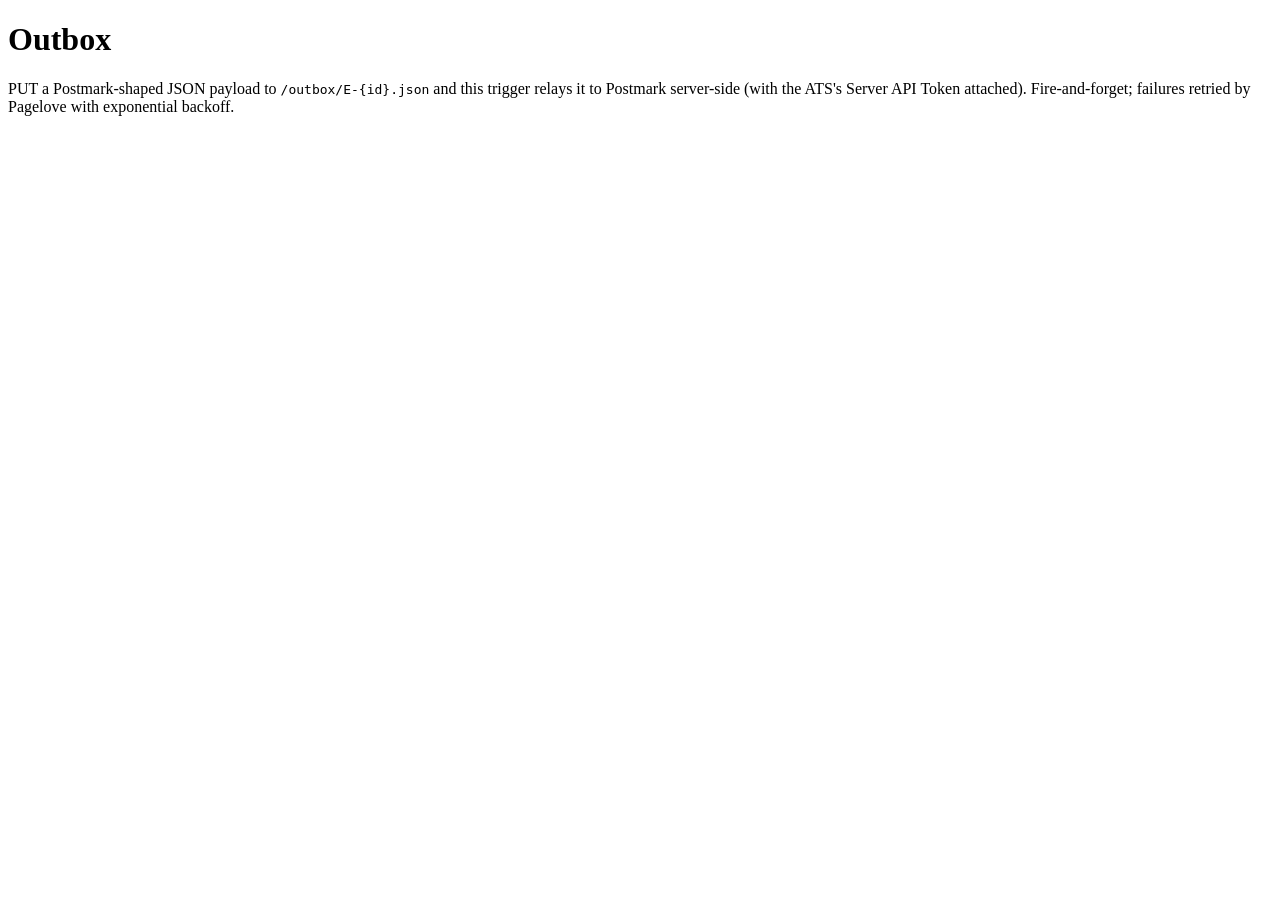
<file: site/outbox/index.html>
<!DOCTYPE html>
<html lang="en" xmlns:p="https://pagelove.org/1.0">
<head><meta charset="UTF-8"><title>Outbox — Hiring by Pagelove email relay</title></head>
<body>
<h1>Outbox</h1>
<p>PUT a Postmark-shaped JSON payload to <code>/outbox/E-{id}.json</code> and this trigger relays it
to Postmark server-side (with the ATS's Server API Token attached). Fire-and-forget; failures retried
by Pagelove with exponential backoff.</p>

<div itemscope itemtype="https://pagelove.org/Trigger">
  <meta itemprop="resource" content="/outbox/E-*.json">
  <meta itemprop="method" content="PUT">
  <div itemprop="action" itemscope itemtype="https://pagelove.org/HttpRequest">
    <meta itemprop="url" content="https://api.postmarkapp.com/email">
    <meta itemprop="method" content="POST">
    <meta itemprop="content-type" content="application/json">
    <div itemprop="header" itemscope itemtype="https://pagelove.org/Pair">
      <meta itemprop="key" content="X-Postmark-Server-Token">
      <meta itemprop="value" content>
    </div>
    <div itemprop="header" itemscope itemtype="https://pagelove.org/Pair">
      <meta itemprop="key" content="Accept">
      <meta itemprop="value" content="application/json">
    </div>
    <div itemprop="body" itemscope itemtype="https://pagelove.org/Sessel">
      <script itemprop="source" type="text/sessel">
        @schema Context url("https://pagelove.org/Context");
        Context.request.body
      </script>
    </div>
  </div>
</div>
</body>
</html>
</file>
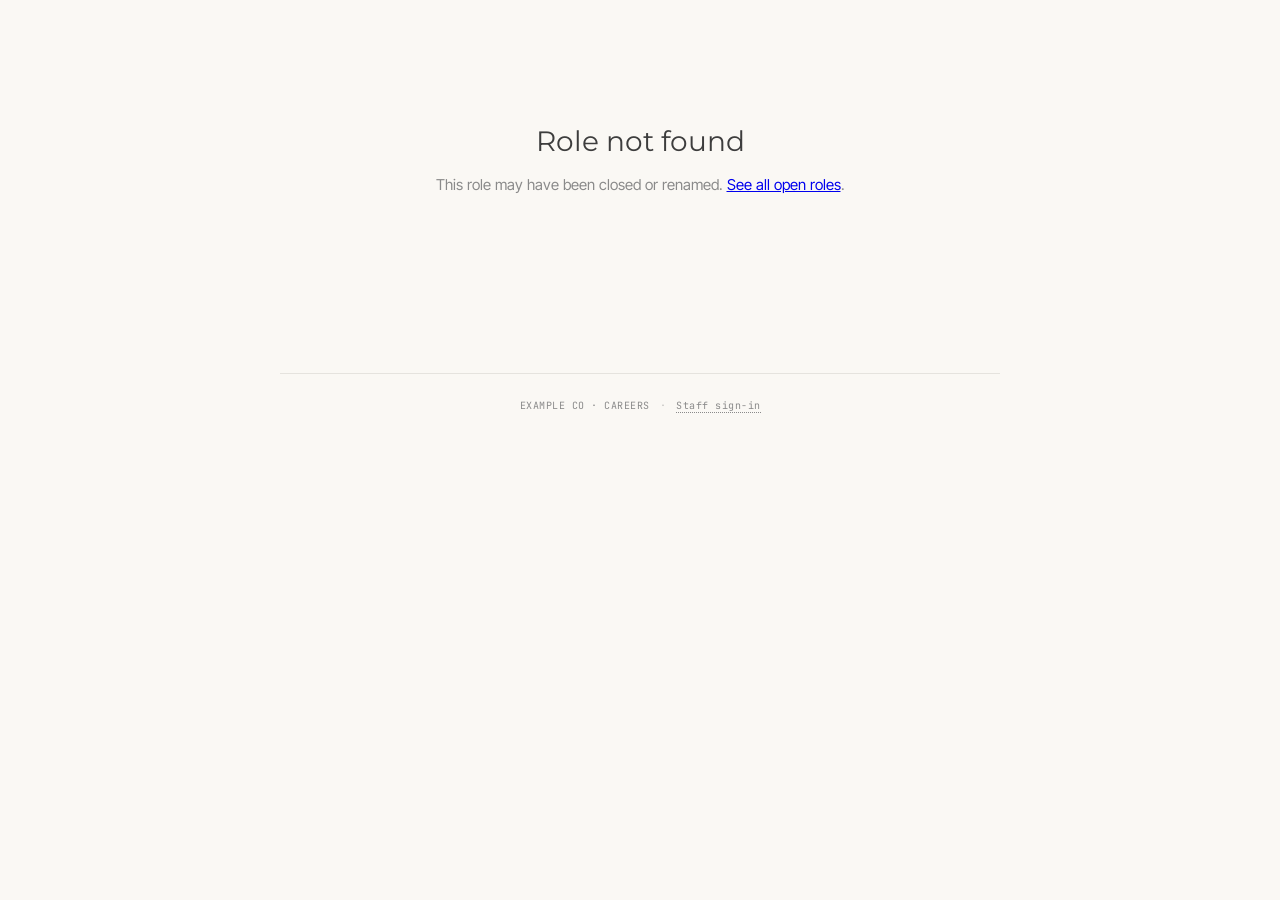
<file: site/roles/:role_name/index.html>
<!DOCTYPE html>
<html lang="en" xmlns:example co="https://pagelove.org/1.0" xmlns:p="https://pagelove.org/1.0">
<head>
<meta charset="UTF-8">
<meta name="viewport" content="width=device-width, initial-scale=1.0">
<title>Careers · Example Co</title>
<meta name="description" content="Example Co is hiring.">
<meta property="og:type" content="website">
<meta name="twitter:card" content="summary_large_image">

<link rel="preconnect" href="https://fonts.googleapis.com">
<link rel="preconnect" href="https://fonts.gstatic.com" crossorigin>
<link href="https://fonts.googleapis.com/css2?family=Montserrat:ital,wght@0,300;0,400;0,500;0,600;0,700;1,400&amp;family=Inter+Tight:wght@400;500;600&amp;family=JetBrains+Mono:wght@400;500&amp;display=swap" rel="stylesheet">

<style>
  :root {
    --ink: #111111; --ink-soft: #3d3d3d; --ink-faint: #8a8a8a;
    --rule: #e5e3de; --paper: #faf8f4; --paper-alt: #f3f0e9; --accent: #c23616;
  }
  * { box-sizing: border-box; margin: 0; padding: 0; }
  html, body { background: var(--paper); color: var(--ink); font-family: 'Inter Tight', system-ui, sans-serif; font-size: 15px; line-height: 1.5; -webkit-font-smoothing: antialiased; }
  body { min-height: 100vh; padding: 40px 24px 96px; }
  main { max-width: 720px; margin: 0 auto; }

  .back-link { display: inline-flex; align-items: center; gap: 6px; font-size: 13px; color: var(--ink-faint); text-decoration: none; margin-bottom: 40px; transition: color 0.12s; }
  .back-link:hover { color: var(--ink); }
  .back-link::before { content: "\2190"; font-family: 'Montserrat', system-ui, sans-serif; font-size: 16px; }

  .brand { font-family: 'Montserrat', system-ui, sans-serif; font-weight: 300; font-size: 12px; letter-spacing: 0.18em; text-transform: uppercase; color: var(--ink-faint); margin-bottom: 12px; }
  h1 { font-family: 'Montserrat', system-ui, sans-serif; font-weight: 400; font-size: 56px; letter-spacing: -0.02em; line-height: 1; margin-bottom: 20px; color: var(--ink); }
  .role-tldr { font-family: 'Montserrat', system-ui, sans-serif; font-size: 19px; line-height: 1.5; color: var(--ink-soft); margin-bottom: 32px; max-width: 620px; }

  .role-meta { display: flex; flex-wrap: wrap; gap: 8px; margin-bottom: 48px; padding-bottom: 32px; border-bottom: 1px solid var(--rule); }
  .meta-pill { font-size: 12px; padding: 4px 12px; background: var(--paper-alt); border-radius: 999px; color: var(--ink-soft); font-weight: 500; letter-spacing: 0.02em; }
  .meta-pill.priority { background: rgba(194,54,22,0.1); color: var(--accent); }
  .meta-pill:empty { display: none; }

  #jd, .jd-raw, .jd { font-family: 'Montserrat', system-ui, sans-serif; font-size: 17px; line-height: 1.65; color: var(--ink); margin-top: 32px; }
  .jd-raw { white-space: pre-wrap; }
  .jd h3 { font-family: 'Montserrat', system-ui, sans-serif; font-weight: 400; font-size: 22px; letter-spacing: -0.01em; margin-top: 40px; margin-bottom: 12px; color: var(--ink); }
  .jd p { margin-bottom: 16px; }
  .jd ul { list-style: none; padding: 0; margin: 8px 0 20px 0; }
  .jd li { position: relative; padding-left: 22px; margin-bottom: 12px; font-size: 16px; line-height: 1.6; color: var(--ink-soft); }
  .jd li::before { content: ""; position: absolute; left: 4px; top: 12px; width: 6px; height: 6px; background: var(--accent); border-radius: 50%; }

  .apply-section { margin-top: 56px; padding: 32px; background: var(--paper-alt); border-radius: 4px; border: 1px solid var(--rule); text-align: center; }
  .apply-nudge { font-family: 'Montserrat', system-ui, sans-serif; font-size: 17px; color: var(--ink-soft); margin-bottom: 20px; }
  .apply-btn { display: inline-block; background: var(--ink); color: var(--paper); padding: 14px 32px; font-size: 15px; font-weight: 500; border-radius: 2px; text-decoration: none; letter-spacing: 0.02em; transition: background 0.12s; }
  .apply-btn:hover { background: var(--ink-soft); }

  footer { margin-top: 96px; padding-top: 24px; border-top: 1px solid var(--rule); font-family: 'JetBrains Mono', monospace; font-size: 10px; color: var(--ink-faint); letter-spacing: 0.05em; text-align: center; max-width: 720px; margin-left: auto; margin-right: auto; }
  footer a { color: var(--ink-faint); text-decoration: none; border-bottom: 1px dotted var(--ink-faint); }
  footer a:hover { color: var(--ink); }
  footer .sep { margin: 0 10px; opacity: 0.5; }

  .not-found { padding: 80px 20px; text-align: center; color: var(--ink-faint); }
  .not-found h2 { font-family: 'Montserrat', system-ui, sans-serif; font-weight: 400; font-size: 28px; color: var(--ink-soft); margin-bottom: 12px; }

  @media (max-width: 600px) {
    body { padding: 32px 20px 64px; }
    h1 { font-size: 36px; }
    .role-tldr { font-size: 17px; }
    .jd h3 { font-size: 20px; margin-top: 36px; }
    #jd, .jd-raw { font-size: 16px; }
    .jd li { font-size: 15px; }
  }
</style>
</head>

<body>

<!-- All open-roles data (public composed feed of admin's roles-body).
     JS below picks out the one matching the URL slug and renders it into #role-view.
     The full data stays in the DOM (hidden) so crawlers and AI have complete context. -->
<table id="all-roles-data" hidden><p:include resource="/admin/index.html" selector="#roles-body"></p:include></table>

<main id="role-view">
  <!-- populated by JS on load -->
  <div class="not-found" id="role-loading">
    <h2>Loading role…</h2>
    <p>If this stays here, the role may have been closed or renamed. <a href="/">See all open roles</a>.</p>
  </div>
</main>

<footer>EXAMPLE CO · CAREERS<span class="sep">·</span><a href="/auth/login">Staff sign-in</a></footer>

<script>
(function(){
  function slugFromPath() {
    var parts = location.pathname.split('/').filter(function(x){return x && x !== 'index.html';});
    return parts[parts.length - 1] || '';
  }
  function readCell(row, prop) {
    var el = row.querySelector('[itemprop="' + prop + '"]');
    if (!el) return '';
    if (el.tagName === 'TIME') return el.getAttribute('datetime') || '';
    return (el.textContent || '').trim();
  }
  function escHtml(s) {
    return String(s == null ? '' : s).replace(/[&<>"']/g, function(c){ return {'&':'&amp;','<':'&lt;','>':'&gt;','"':'&quot;',"'":'&#39;'}[c]; });
  }
  function renderMarkdown(raw) {
    raw = (raw || '').trim();
    if (!raw) return '';
    var lines = raw.split('\n');
    var html = '';
    var inList = false;
    var para = [];
    function flushP(){ if (para.length) { html += '<p>' + para.join(' ') + '</p>'; para = []; } }
    function flushList(){ if (inList) { html += '</ul>'; inList = false; } }
    for (var i = 0; i < lines.length; i++) {
      var line = lines[i].replace(/\s+$/, '').replace(/^\s+/, '');
      if (!line) { flushP(); flushList(); continue; }
      if (line.slice(0, 3) === '## ') { flushP(); flushList(); html += '<h3>' + escHtml(line.slice(3)) + '</h3>'; }
      else if (line.slice(0, 2) === '- ' || line.slice(0, 2) === '* ') {
        flushP(); if (!inList) { html += '<ul>'; inList = true; }
        html += '<li>' + escHtml(line.slice(2)) + '</li>';
      }
      else { flushList(); para.push(escHtml(line)); }
    }
    flushP(); flushList();
    return html;
  }

  var slug = slugFromPath();
  var rows = document.querySelectorAll('#all-roles-data tr[itemtype]');
  var match = null;
  for (var i = 0; i < rows.length; i++) {
    if (readCell(rows[i], 'slug') === slug) { match = rows[i]; break; }
  }
  var view = document.getElementById('role-view');
  if (!match) {
    view.innerHTML =
      '<div class="not-found"><h2>Role not found</h2>' +
      '<p>This role may have been closed or renamed. <a href="/">See all open roles</a>.</p></div>';
    return;
  }

  var role = {
    id: readCell(match, 'id'),
    title: readCell(match, 'title'),
    tldr: readCell(match, 'tldr'),
    status: readCell(match, 'status'),
    salary: readCell(match, 'salary'),
    location: readCell(match, 'location'),
    employmentType: readCell(match, 'employmentType'),
    priority: readCell(match, 'priority'),
    notes: readCell(match, 'notes'),
    slug: slug,
  };

  // Redirect closed roles back to the careers landing — the URL still resolves for anyone with the old link.
  if (role.status && role.status !== 'Open') { location.replace('/'); return; }
    document.title = role.title + ' \u00b7 Careers \u00b7 Example Co';
  var metaDesc = document.querySelector('meta[name="description"]');
  if (metaDesc && role.tldr) metaDesc.setAttribute('content', role.tldr);

  var pills = [];
  if (role.priority) pills.push('<span class="meta-pill priority">' + escHtml(role.priority) + ' priority</span>');
  if (role.employmentType) pills.push('<span class="meta-pill">' + escHtml(role.employmentType) + '</span>');
  if (role.location) pills.push('<span class="meta-pill">' + escHtml(role.location) + '</span>');
  if (role.salary) pills.push('<span class="meta-pill">' + escHtml(role.salary) + '</span>');

  view.innerHTML =
    '<a href="/" class="back-link">All open roles</a>' +
    '<div class="brand">Example Co &middot; Careers</div>' +
    '<h1>' + escHtml(role.title) + '</h1>' +
    (role.tldr ? '<p class="role-tldr">' + escHtml(role.tldr) + '</p>' : '') +
    (pills.length ? '<div class="role-meta">' + pills.join('') + '</div>' : '') +
    '<div class="jd" id="jd">' + renderMarkdown(role.notes) + '</div>' +
    '<div class="apply-section">' +
      '<p class="apply-nudge">Interested? Drop your CV and a short note about why this role.</p>' +
      '<a class="apply-btn" href="/apply.html?role=' + encodeURIComponent(slug) + '&amp;via=careers">Apply &rarr;</a>' +
    '</div>';
})();
</script>

</body>
</html>
</file>
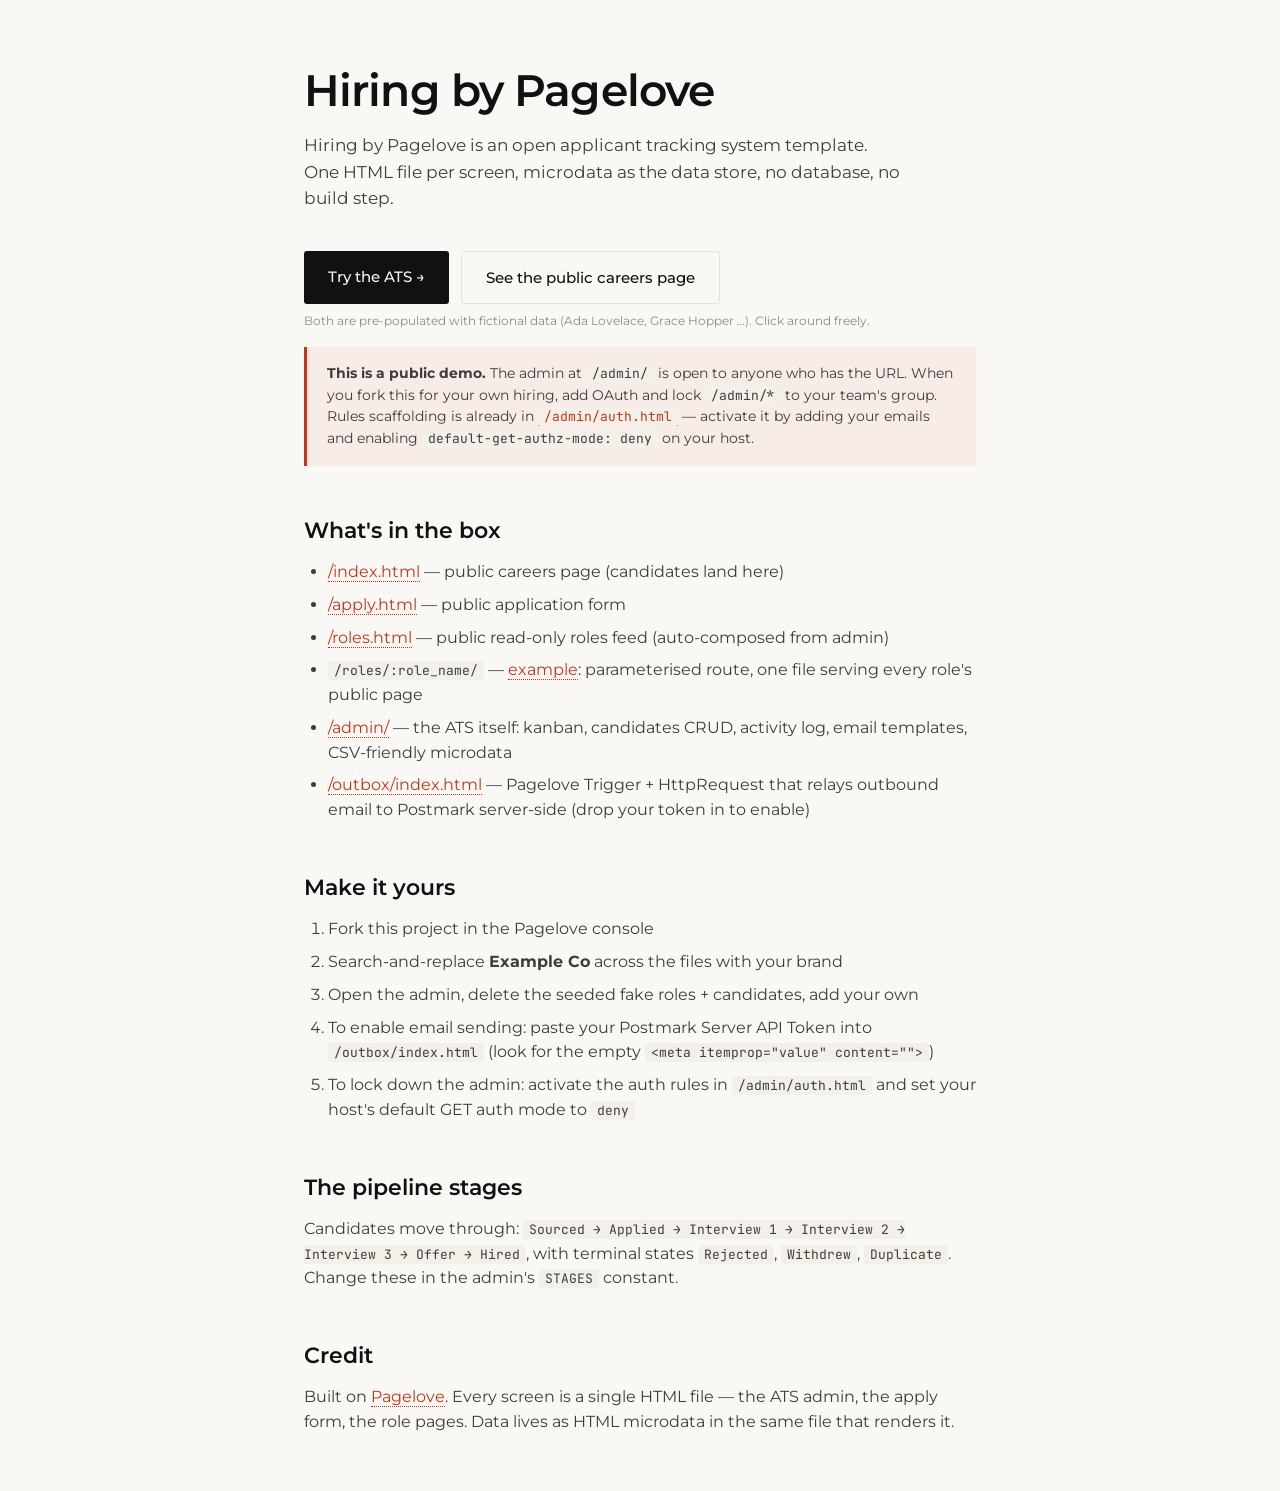
<file: site/README.html>
<!DOCTYPE html>
<html lang="en">
<head>
<meta charset="UTF-8">
<meta name="viewport" content="width=device-width, initial-scale=1.0">
<title>Hiring by Pagelove · getting started</title>
<link rel="preconnect" href="https://fonts.googleapis.com">
<link rel="preconnect" href="https://fonts.gstatic.com" crossorigin>
<link href="https://fonts.googleapis.com/css2?family=Montserrat:wght@400;500;600;700&amp;family=JetBrains+Mono:wght@400;500&amp;display=swap" rel="stylesheet">
<style>
  :root { --ink:#111; --ink-soft:#3d3d3d; --ink-faint:#8a8a8a; --rule:#e5e3de; --paper:#faf8f4; --accent:#c23616; }
  * { box-sizing:border-box; margin:0; padding:0; }
  body { font-family:'Montserrat',system-ui,sans-serif; max-width:720px; margin:56px auto; padding:0 24px; color:var(--ink); line-height:1.55; background:var(--paper); }
  h1 { font-size:44px; font-weight:600; letter-spacing:-0.02em; margin-bottom:8px; }
  .lede { font-size:17px; color:var(--ink-soft); margin-bottom:40px; max-width:600px; }
  h2 { font-size:22px; font-weight:600; margin-top:48px; margin-bottom:12px; }
  p { margin-bottom:16px; color:var(--ink-soft); }
  ol, ul { margin:0 0 20px 24px; }
  li { margin-bottom:8px; color:var(--ink-soft); }
  code { font-family:'JetBrains Mono',monospace; font-size:13px; background:#f3f0e9; padding:1px 6px; border-radius:2px; }
  a { color:var(--accent); text-decoration:none; border-bottom:1px dotted var(--accent); }
  a:hover { border-bottom-style:solid; }
  .cta-row { display:flex; gap:12px; flex-wrap:wrap; margin:24px 0 8px; }
  .cta { display:inline-block; padding:14px 24px; border-radius:3px; font-weight:500; font-size:15px; text-decoration:none; border-bottom:none; }
  .cta.primary { background:var(--ink); color:var(--paper); }
  .cta.primary:hover { background:var(--ink-soft); }
  .cta.secondary { background:var(--paper); color:var(--ink); border:1px solid var(--rule); }
  .cta.secondary:hover { border-color:var(--ink); }
  .cta-hint { font-size:12px; color:var(--ink-faint); margin-top:4px; }
  .banner { padding:16px 20px; background:rgba(194,54,22,0.06); border-left:3px solid var(--accent); font-size:14px; color:var(--ink-soft); margin:16px 0 32px; }
</style>
</head>
<body>

<h1>Hiring by Pagelove</h1>
<p class="lede">Hiring by Pagelove is an open applicant tracking system template. One HTML file per screen, microdata as the data store, no database, no build step.</p>

<div class="cta-row">
  <a class="cta primary" href="/admin/">Try the ATS →</a>
  <a class="cta secondary" href="/">See the public careers page</a>
</div>
<p class="cta-hint">Both are pre-populated with fictional data (Ada Lovelace, Grace Hopper …). Click around freely.</p>

<div class="banner">
  <strong>This is a public demo.</strong> The admin at <code>/admin/</code> is open to anyone who has the URL. When you fork this for your own hiring, add OAuth and lock <code>/admin/*</code> to your team's group. Rules scaffolding is already in <a href="/admin/auth.html"><code>/admin/auth.html</code></a> — activate it by adding your emails and enabling <code>default-get-authz-mode: deny</code> on your host.
</div>

<h2>What's in the box</h2>
<ul>
  <li><a href="/">/index.html</a> — public careers page (candidates land here)</li>
  <li><a href="/apply.html">/apply.html</a> — public application form</li>
  <li><a href="/roles.html">/roles.html</a> — public read-only roles feed (auto-composed from admin)</li>
  <li><code>/roles/:role_name/</code> — <a href="/roles/founding-engineer/">example</a>: parameterised route, one file serving every role's public page</li>
  <li><a href="/admin/">/admin/</a> — the ATS itself: kanban, candidates CRUD, activity log, email templates, CSV-friendly microdata</li>
  <li><a href="/outbox/index.html">/outbox/index.html</a> — Pagelove Trigger + HttpRequest that relays outbound email to Postmark server-side (drop your token in to enable)</li>
</ul>

<h2>Make it yours</h2>
<ol>
  <li>Fork this project in the Pagelove console</li>
  <li>Search-and-replace <strong>Example Co</strong> across the files with your brand</li>
  <li>Open the admin, delete the seeded fake roles + candidates, add your own</li>
  <li>To enable email sending: paste your Postmark Server API Token into <code>/outbox/index.html</code> (look for the empty <code>&lt;meta itemprop="value" content=""&gt;</code>)</li>
  <li>To lock down the admin: activate the auth rules in <code>/admin/auth.html</code> and set your host's default GET auth mode to <code>deny</code></li>
</ol>

<h2>The pipeline stages</h2>
<p>Candidates move through: <code>Sourced → Applied → Interview 1 → Interview 2 → Interview 3 → Offer → Hired</code>, with terminal states <code>Rejected</code>, <code>Withdrew</code>, <code>Duplicate</code>. Change these in the admin's <code>STAGES</code> constant.</p>

<h2>Credit</h2>
<p>Built on <a href="https://pagelove.org">Pagelove</a>. Every screen is a single HTML file — the ATS admin, the apply form, the role pages. Data lives as HTML microdata in the same file that renders it.</p>

</body>
</html>
</file>
